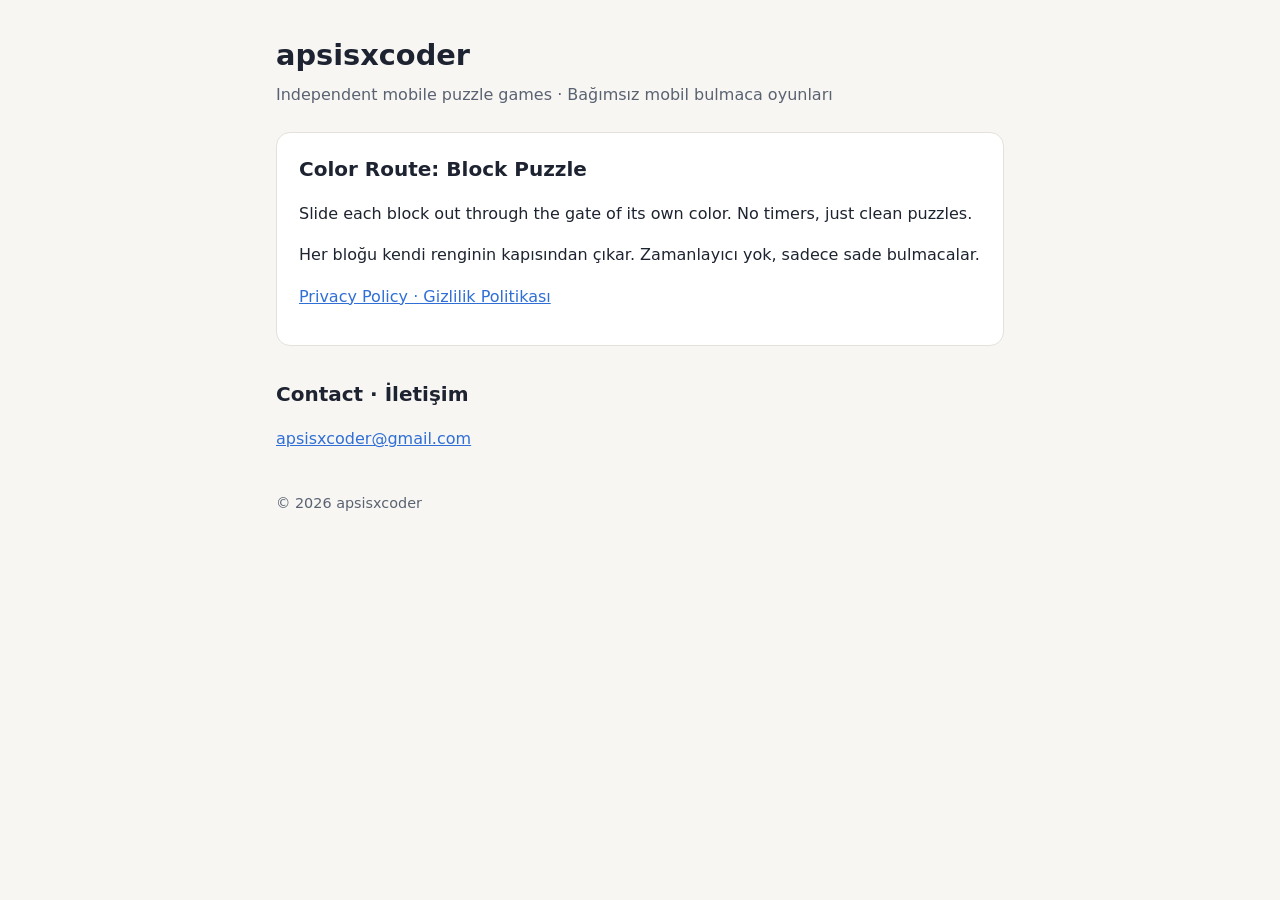
<file: index.html>
<!doctype html>
<html lang="en">
<head>
<meta charset="utf-8">
<meta name="viewport" content="width=device-width, initial-scale=1">
<title>apsisxcoder</title>
<link rel="stylesheet" href="/style.css">
</head>
<body>
<main>
  <h1>apsisxcoder</h1>
  <p class="sub">Independent mobile puzzle games · Bağımsız mobil bulmaca oyunları</p>

  <div class="card">
    <h2 style="margin-top:0">Color Route: Block Puzzle</h2>
    <p>Slide each block out through the gate of its own color. No timers, just clean puzzles.</p>
    <p>Her bloğu kendi renginin kapısından çıkar. Zamanlayıcı yok, sadece sade bulmacalar.</p>
    <p><a href="/colorroute/privacy/">Privacy Policy · Gizlilik Politikası</a></p>
  </div>

  <h2>Contact · İletişim</h2>
  <p><a href="mailto:apsisxcoder@gmail.com">apsisxcoder@gmail.com</a></p>

  <footer>© 2026 apsisxcoder</footer>
</main>
</body>
</html>
</file>
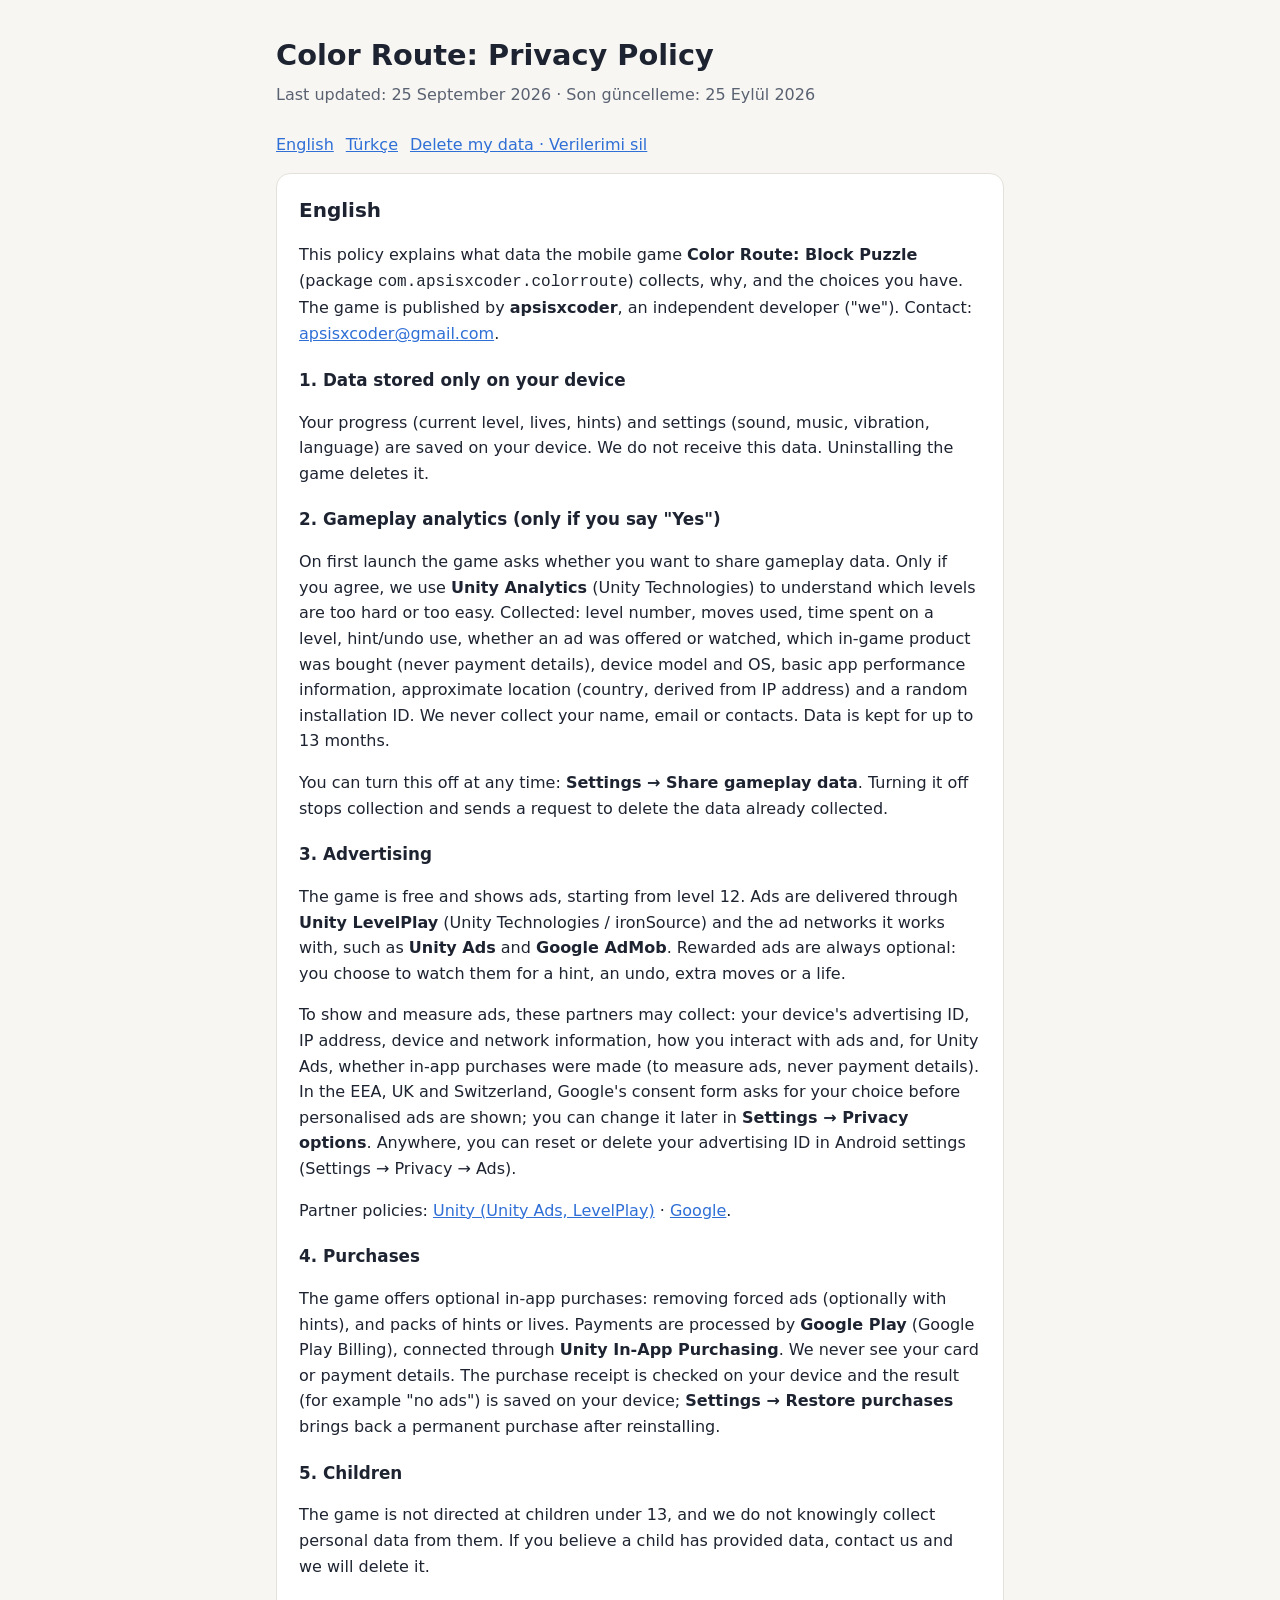
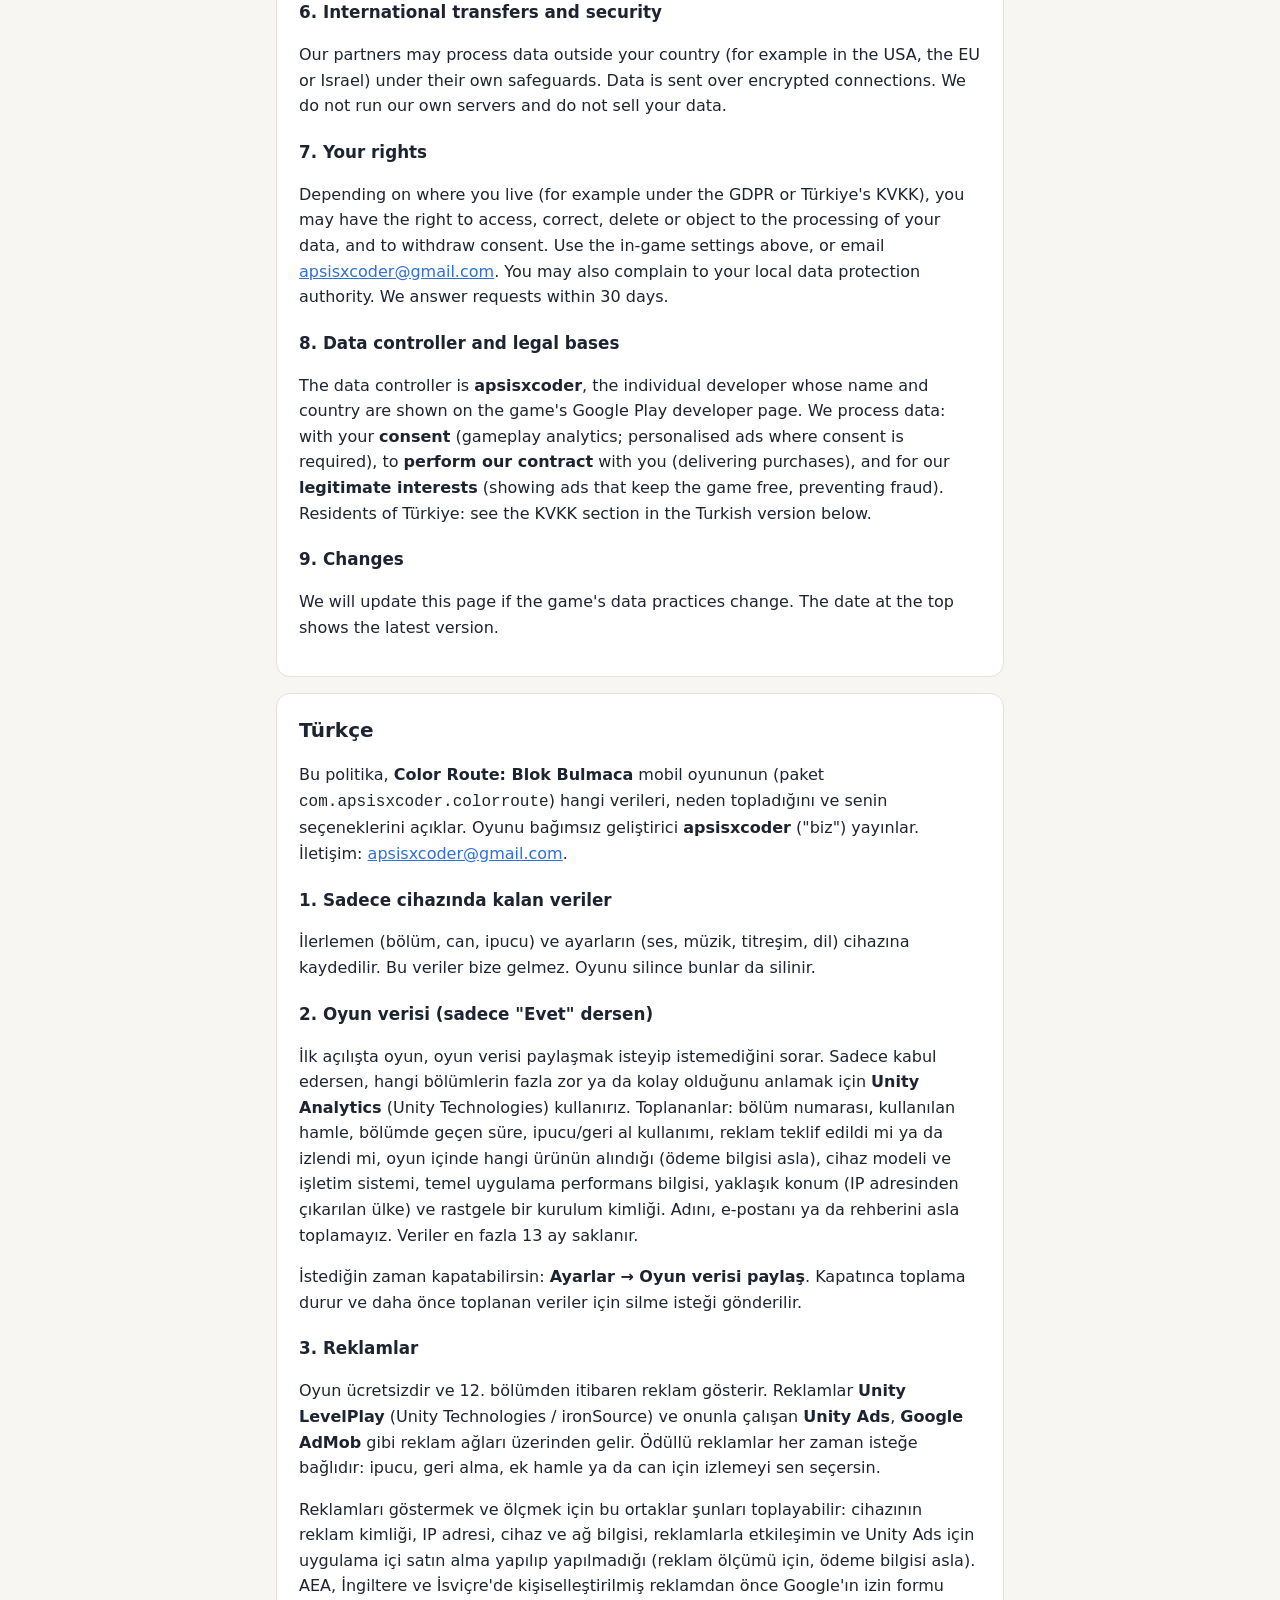
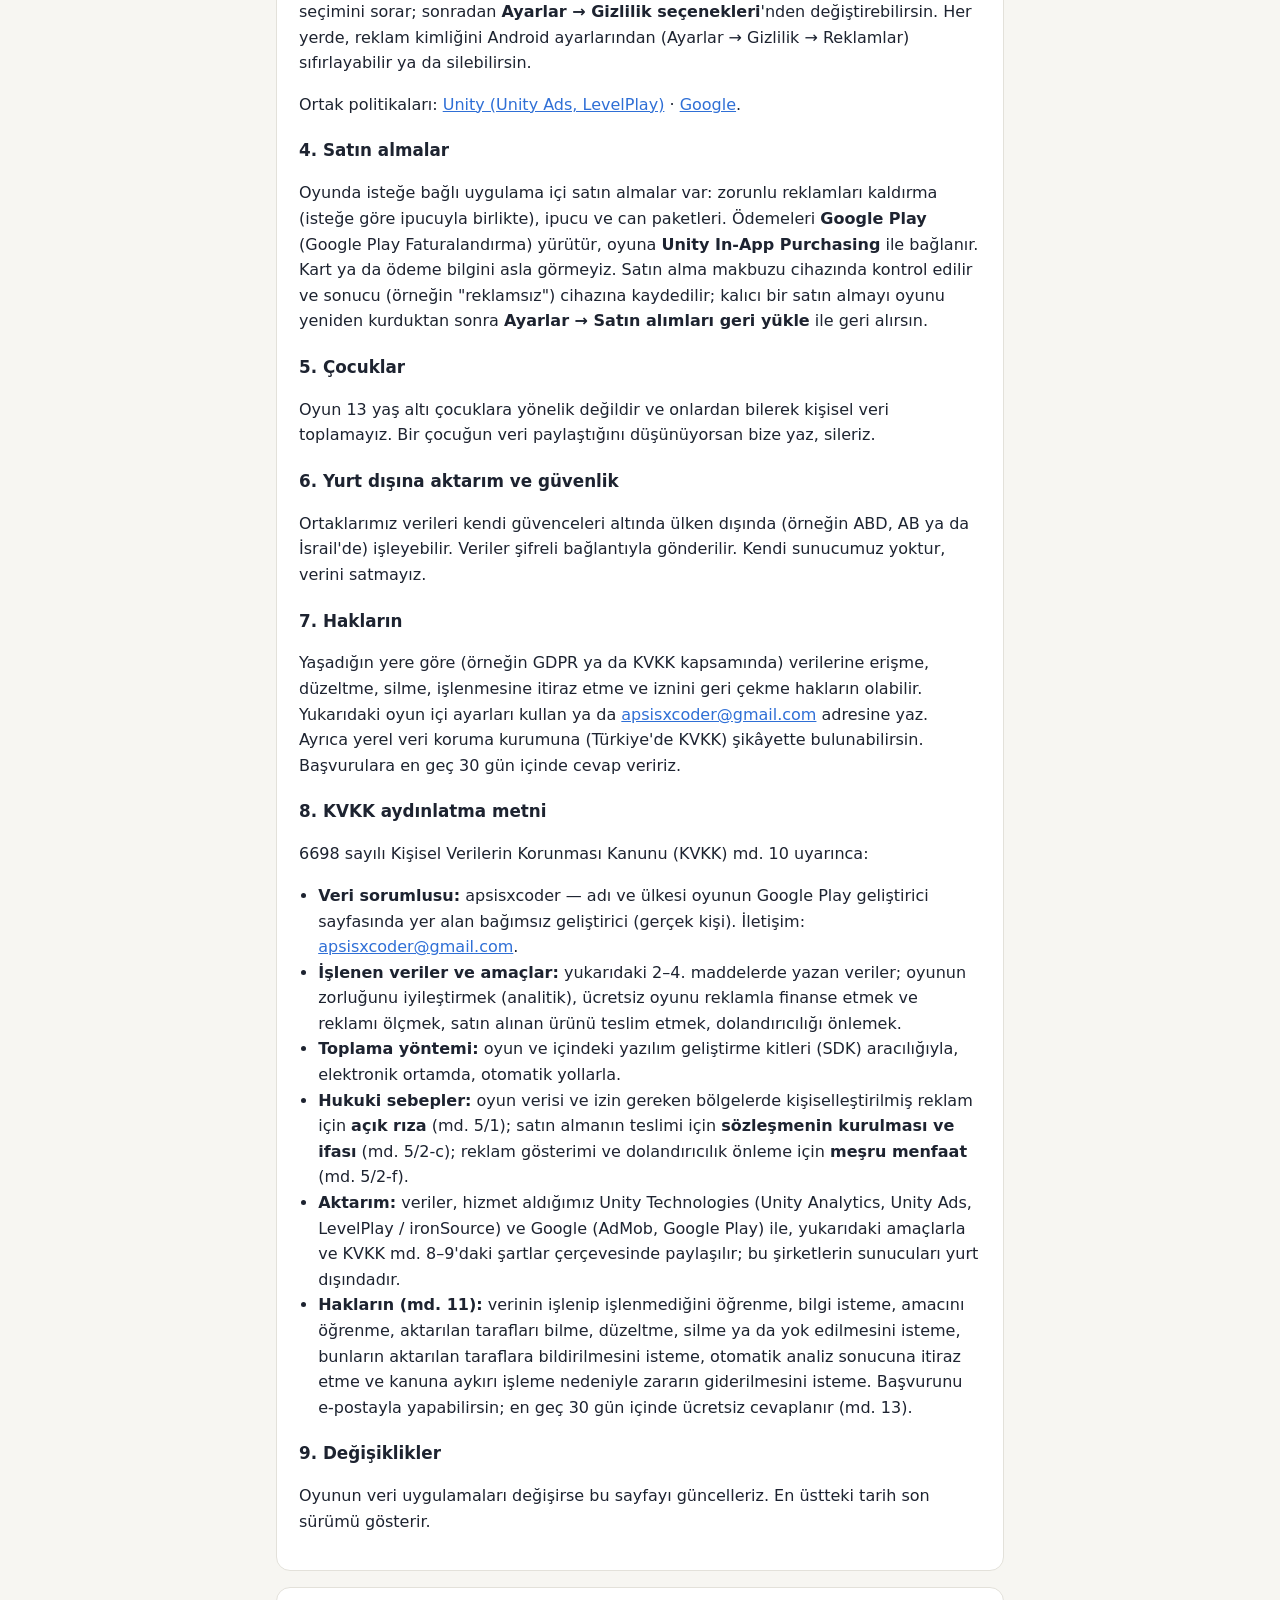
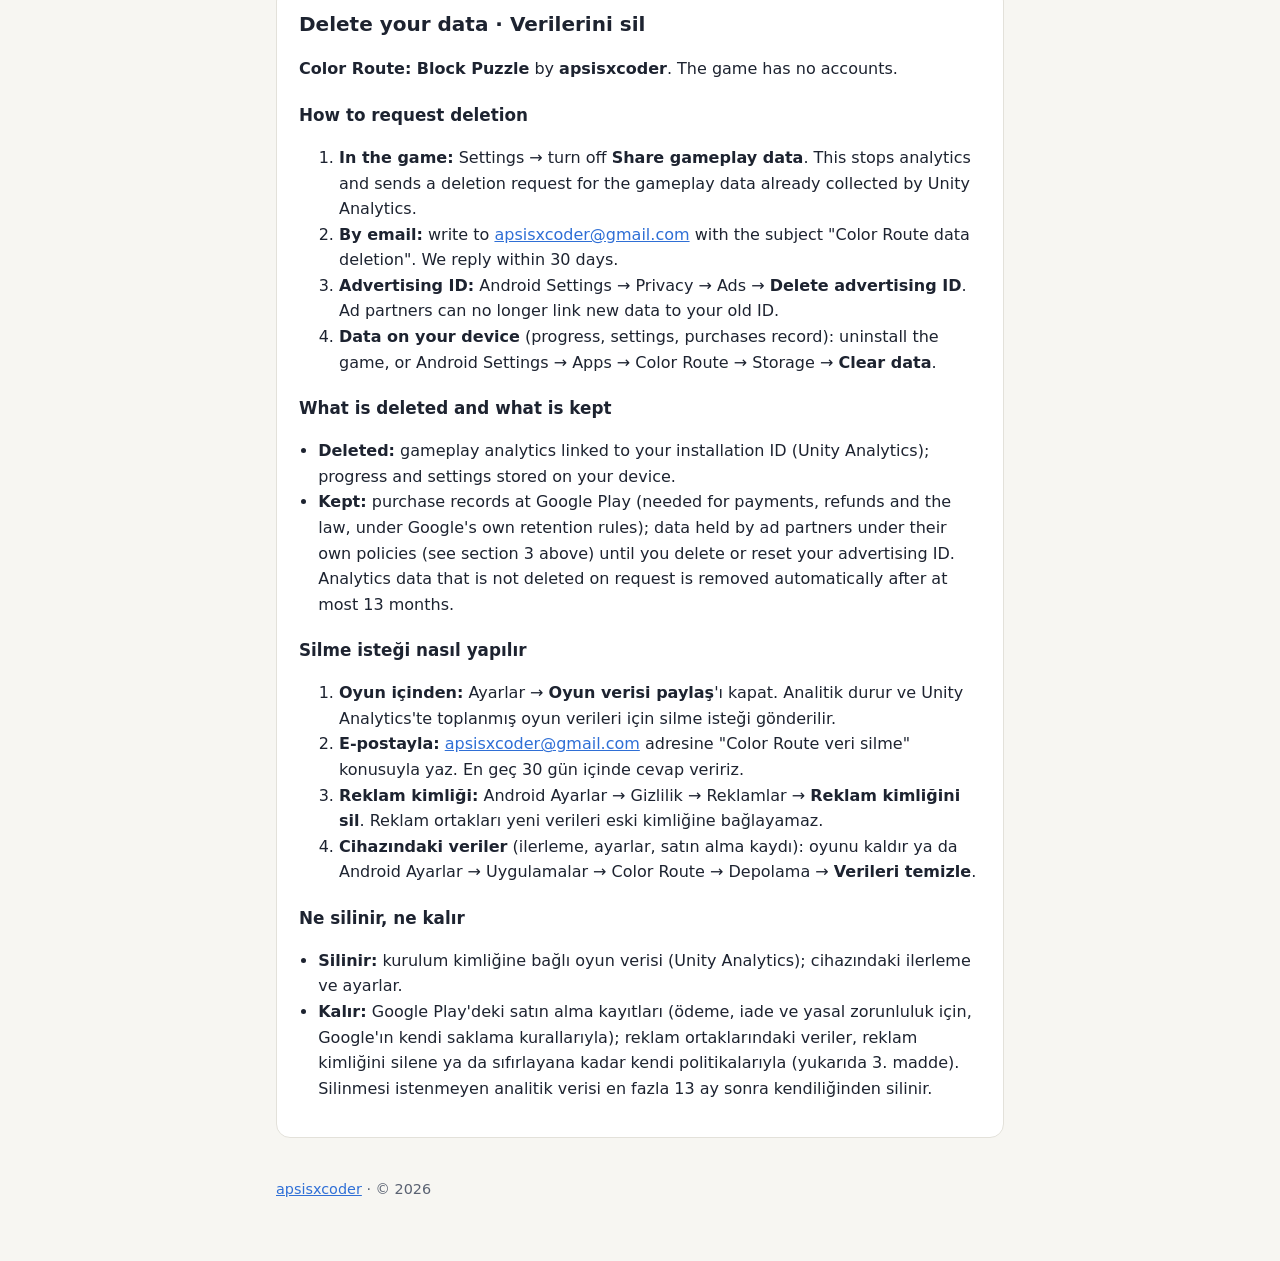
<file: colorroute/privacy/index.html>
<!doctype html>
<html lang="en">
<head>
<meta charset="utf-8">
<meta name="viewport" content="width=device-width, initial-scale=1">
<title>Color Route Privacy Policy</title>
<link rel="stylesheet" href="/style.css">
</head>
<body>
<main>
  <h1>Color Route: Privacy Policy</h1>
  <p class="sub">Last updated: 25 September 2026 · Son güncelleme: 25 Eylül 2026</p>
  <nav class="lang"><a href="#en">English</a><a href="#tr">Türkçe</a><a href="#delete">Delete my data · Verilerimi sil</a></nav>

  <!-- ================================================================ EN -->
  <section id="en" class="card">
    <h2 style="margin-top:0">English</h2>
    <p>This policy explains what data the mobile game <b>Color Route: Block Puzzle</b> (package
      <code>com.apsisxcoder.colorroute</code>) collects, why, and the choices you have. The game is published by
      <b>apsisxcoder</b>, an independent developer ("we"). Contact: <a href="mailto:apsisxcoder@gmail.com">apsisxcoder@gmail.com</a>.</p>

    <h3>1. Data stored only on your device</h3>
    <p>Your progress (current level, lives, hints) and settings (sound, music, vibration, language) are saved on your
      device. We do not receive this data. Uninstalling the game deletes it.</p>

    <h3>2. Gameplay analytics (only if you say "Yes")</h3>
    <p>On first launch the game asks whether you want to share gameplay data. Only if you agree, we use
      <b>Unity Analytics</b> (Unity Technologies) to understand which levels are too hard or too easy. Collected:
      level number, moves used, time spent on a level, hint/undo use, whether an ad was offered or watched, which
      in-game product was bought (never payment details), device model and OS, basic app performance information, approximate location (country, derived from IP address) and a random installation ID.
      We never collect your name, email or contacts. Data is kept for up to 13 months.</p>
    <p>You can turn this off at any time: <b>Settings → Share gameplay data</b>. Turning it off stops collection and
      sends a request to delete the data already collected.</p>

    <h3>3. Advertising</h3>
    <p>The game is free and shows ads, starting from level 12. Ads are delivered through <b>Unity LevelPlay</b>
      (Unity Technologies / ironSource) and the ad networks it works with, such as <b>Unity Ads</b> and
      <b>Google AdMob</b>. Rewarded ads are always optional: you choose to watch them for a hint, an undo, extra
      moves or a life.</p>
    <p>To show and measure ads, these partners may collect: your device's advertising ID, IP address, device and
      network information, how you interact with ads and, for Unity Ads, whether in-app purchases were made
      (to measure ads, never payment details). In the EEA, UK and Switzerland, Google's consent form
      asks for your choice before personalised ads are shown; you can change it later in
      <b>Settings → Privacy options</b>. Anywhere, you can reset or delete your advertising ID in Android settings
      (Settings → Privacy → Ads).</p>
    <p>Partner policies:
      <a href="https://unity.com/legal/game-player-and-app-user-privacy-policy">Unity (Unity Ads, LevelPlay)</a> ·
      <a href="https://policies.google.com/technologies/partner-sites">Google</a>.</p>

    <h3>4. Purchases</h3>
    <p>The game offers optional in-app purchases: removing forced ads (optionally with hints), and packs of hints or
      lives. Payments are processed by <b>Google Play</b> (Google Play Billing), connected through <b>Unity In-App
      Purchasing</b>. We never see your card or payment details. The purchase receipt is checked on your device and
      the result (for example "no ads") is saved on your device; <b>Settings → Restore purchases</b> brings back a
      permanent purchase after reinstalling.</p>

    <h3>5. Children</h3>
    <p>The game is not directed at children under 13, and we do not knowingly collect personal data from them.
      If you believe a child has provided data, contact us and we will delete it.</p>

    <h3>6. International transfers and security</h3>
    <p>Our partners may process data outside your country (for example in the USA, the EU or Israel) under their own
      safeguards. Data is sent over encrypted connections. We do not run our own servers and do not sell your data.</p>

    <h3>7. Your rights</h3>
    <p>Depending on where you live (for example under the GDPR or Türkiye's KVKK), you may have the right to access,
      correct, delete or object to the processing of your data, and to withdraw consent. Use the in-game settings
      above, or email <a href="mailto:apsisxcoder@gmail.com">apsisxcoder@gmail.com</a>. You may also complain to
      your local data protection authority. We answer requests within 30 days.</p>

    <h3>8. Data controller and legal bases</h3>
    <p>The data controller is <b>apsisxcoder</b>, the individual developer whose name and country are shown on the
      game's Google Play developer page. We process data: with your <b>consent</b> (gameplay analytics; personalised
      ads where consent is required), to <b>perform our contract</b> with you (delivering purchases), and for our
      <b>legitimate interests</b> (showing ads that keep the game free, preventing fraud). Residents of Türkiye: see
      the KVKK section in the Turkish version below.</p>

    <h3>9. Changes</h3>
    <p>We will update this page if the game's data practices change. The date at the top shows the latest version.</p>
  </section>

  <!-- ================================================================ TR -->
  <section id="tr" class="card">
    <h2 style="margin-top:0">Türkçe</h2>
    <p>Bu politika, <b>Color Route: Blok Bulmaca</b> mobil oyununun (paket <code>com.apsisxcoder.colorroute</code>)
      hangi verileri, neden topladığını ve senin seçeneklerini açıklar. Oyunu bağımsız geliştirici
      <b>apsisxcoder</b> ("biz") yayınlar. İletişim: <a href="mailto:apsisxcoder@gmail.com">apsisxcoder@gmail.com</a>.</p>

    <h3>1. Sadece cihazında kalan veriler</h3>
    <p>İlerlemen (bölüm, can, ipucu) ve ayarların (ses, müzik, titreşim, dil) cihazına kaydedilir. Bu veriler bize
      gelmez. Oyunu silince bunlar da silinir.</p>

    <h3>2. Oyun verisi (sadece "Evet" dersen)</h3>
    <p>İlk açılışta oyun, oyun verisi paylaşmak isteyip istemediğini sorar. Sadece kabul edersen, hangi bölümlerin
      fazla zor ya da kolay olduğunu anlamak için <b>Unity Analytics</b> (Unity Technologies) kullanırız. Toplananlar:
      bölüm numarası, kullanılan hamle, bölümde geçen süre, ipucu/geri al kullanımı, reklam teklif edildi mi ya da
      izlendi mi, oyun içinde hangi ürünün alındığı (ödeme bilgisi asla), cihaz modeli ve işletim sistemi, temel
      uygulama performans bilgisi, yaklaşık konum (IP adresinden çıkarılan ülke) ve rastgele bir
      kurulum kimliği. Adını, e-postanı ya da rehberini asla toplamayız. Veriler en fazla 13 ay saklanır.</p>
    <p>İstediğin zaman kapatabilirsin: <b>Ayarlar → Oyun verisi paylaş</b>. Kapatınca toplama durur ve daha önce
      toplanan veriler için silme isteği gönderilir.</p>

    <h3>3. Reklamlar</h3>
    <p>Oyun ücretsizdir ve 12. bölümden itibaren reklam gösterir. Reklamlar <b>Unity LevelPlay</b>
      (Unity Technologies / ironSource) ve onunla çalışan <b>Unity Ads</b>, <b>Google AdMob</b> gibi reklam ağları
      üzerinden gelir. Ödüllü reklamlar her zaman isteğe bağlıdır: ipucu, geri alma, ek hamle ya da can için
      izlemeyi sen seçersin.</p>
    <p>Reklamları göstermek ve ölçmek için bu ortaklar şunları toplayabilir: cihazının reklam kimliği, IP adresi,
      cihaz ve ağ bilgisi, reklamlarla etkileşimin ve Unity Ads için uygulama içi satın alma yapılıp yapılmadığı
      (reklam ölçümü için, ödeme bilgisi asla). AEA, İngiltere ve İsviçre'de kişiselleştirilmiş reklamdan önce
      Google'ın izin formu seçimini sorar; sonradan <b>Ayarlar → Gizlilik seçenekleri</b>'nden değiştirebilirsin.
      Her yerde, reklam kimliğini Android ayarlarından (Ayarlar → Gizlilik → Reklamlar) sıfırlayabilir ya da
      silebilirsin.</p>
    <p>Ortak politikaları:
      <a href="https://unity.com/legal/game-player-and-app-user-privacy-policy">Unity (Unity Ads, LevelPlay)</a> ·
      <a href="https://policies.google.com/technologies/partner-sites">Google</a>.</p>

    <h3>4. Satın almalar</h3>
    <p>Oyunda isteğe bağlı uygulama içi satın almalar var: zorunlu reklamları kaldırma (isteğe göre ipucuyla birlikte),
      ipucu ve can paketleri. Ödemeleri <b>Google Play</b> (Google Play Faturalandırma) yürütür, oyuna
      <b>Unity In-App Purchasing</b> ile bağlanır. Kart ya da ödeme bilgini asla görmeyiz. Satın alma makbuzu
      cihazında kontrol edilir ve sonucu (örneğin "reklamsız") cihazına kaydedilir; kalıcı bir satın almayı oyunu
      yeniden kurduktan sonra <b>Ayarlar → Satın alımları geri yükle</b> ile geri alırsın.</p>

    <h3>5. Çocuklar</h3>
    <p>Oyun 13 yaş altı çocuklara yönelik değildir ve onlardan bilerek kişisel veri toplamayız. Bir çocuğun veri
      paylaştığını düşünüyorsan bize yaz, sileriz.</p>

    <h3>6. Yurt dışına aktarım ve güvenlik</h3>
    <p>Ortaklarımız verileri kendi güvenceleri altında ülken dışında (örneğin ABD, AB ya da İsrail'de) işleyebilir.
      Veriler şifreli bağlantıyla gönderilir. Kendi sunucumuz yoktur, verini satmayız.</p>

    <h3>7. Hakların</h3>
    <p>Yaşadığın yere göre (örneğin GDPR ya da KVKK kapsamında) verilerine erişme, düzeltme, silme, işlenmesine
      itiraz etme ve iznini geri çekme hakların olabilir. Yukarıdaki oyun içi ayarları kullan ya da
      <a href="mailto:apsisxcoder@gmail.com">apsisxcoder@gmail.com</a> adresine yaz. Ayrıca yerel veri koruma
      kurumuna (Türkiye'de KVKK) şikâyette bulunabilirsin. Başvurulara en geç 30 gün içinde cevap veririz.</p>

    <h3>8. KVKK aydınlatma metni</h3>
    <p>6698 sayılı Kişisel Verilerin Korunması Kanunu (KVKK) md. 10 uyarınca:</p>
    <ul>
      <li><b>Veri sorumlusu:</b> apsisxcoder — adı ve ülkesi oyunun Google Play geliştirici sayfasında yer alan
        bağımsız geliştirici (gerçek kişi). İletişim: <a href="mailto:apsisxcoder@gmail.com">apsisxcoder@gmail.com</a>.</li>
      <li><b>İşlenen veriler ve amaçlar:</b> yukarıdaki 2–4. maddelerde yazan veriler; oyunun zorluğunu iyileştirmek
        (analitik), ücretsiz oyunu reklamla finanse etmek ve reklamı ölçmek, satın alınan ürünü teslim etmek,
        dolandırıcılığı önlemek.</li>
      <li><b>Toplama yöntemi:</b> oyun ve içindeki yazılım geliştirme kitleri (SDK) aracılığıyla, elektronik ortamda,
        otomatik yollarla.</li>
      <li><b>Hukuki sebepler:</b> oyun verisi ve izin gereken bölgelerde kişiselleştirilmiş reklam için
        <b>açık rıza</b> (md. 5/1); satın almanın teslimi için <b>sözleşmenin kurulması ve ifası</b> (md. 5/2-c);
        reklam gösterimi ve dolandırıcılık önleme için <b>meşru menfaat</b> (md. 5/2-f).</li>
      <li><b>Aktarım:</b> veriler, hizmet aldığımız Unity Technologies (Unity Analytics, Unity Ads, LevelPlay /
        ironSource) ve Google (AdMob, Google Play) ile, yukarıdaki amaçlarla ve KVKK md. 8–9'daki şartlar
        çerçevesinde paylaşılır; bu şirketlerin sunucuları yurt dışındadır.</li>
      <li><b>Hakların (md. 11):</b> verinin işlenip işlenmediğini öğrenme, bilgi isteme, amacını öğrenme, aktarılan
        tarafları bilme, düzeltme, silme ya da yok edilmesini isteme, bunların aktarılan taraflara bildirilmesini
        isteme, otomatik analiz sonucuna itiraz etme ve kanuna aykırı işleme nedeniyle zararın giderilmesini isteme.
        Başvurunu e-postayla yapabilirsin; en geç 30 gün içinde ücretsiz cevaplanır (md. 13).</li>
    </ul>

    <h3>9. Değişiklikler</h3>
    <p>Oyunun veri uygulamaları değişirse bu sayfayı güncelleriz. En üstteki tarih son sürümü gösterir.</p>
  </section>

  <!-- ================================================================ DELETE -->
  <section id="delete" class="card">
    <h2 style="margin-top:0">Delete your data · Verilerini sil</h2>
    <p><b>Color Route: Block Puzzle</b> by <b>apsisxcoder</b>. The game has no accounts.</p>
    <h3>How to request deletion</h3>
    <ol>
      <li><b>In the game:</b> Settings → turn off <b>Share gameplay data</b>. This stops analytics and sends a deletion
        request for the gameplay data already collected by Unity Analytics.</li>
      <li><b>By email:</b> write to <a href="mailto:apsisxcoder@gmail.com?subject=Color%20Route%20data%20deletion">apsisxcoder@gmail.com</a>
        with the subject "Color Route data deletion". We reply within 30 days.</li>
      <li><b>Advertising ID:</b> Android Settings → Privacy → Ads → <b>Delete advertising ID</b>. Ad partners can no
        longer link new data to your old ID.</li>
      <li><b>Data on your device</b> (progress, settings, purchases record): uninstall the game, or Android Settings →
        Apps → Color Route → Storage → <b>Clear data</b>.</li>
    </ol>
    <h3>What is deleted and what is kept</h3>
    <ul>
      <li><b>Deleted:</b> gameplay analytics linked to your installation ID (Unity Analytics); progress and settings
        stored on your device.</li>
      <li><b>Kept:</b> purchase records at Google Play (needed for payments, refunds and the law, under Google's own
        retention rules); data held by ad partners under their own policies (see section 3 above) until you delete or
        reset your advertising ID. Analytics data that is not deleted on request is removed automatically after at most
        13 months.</li>
    </ul>

    <h3>Silme isteği nasıl yapılır</h3>
    <ol>
      <li><b>Oyun içinden:</b> Ayarlar → <b>Oyun verisi paylaş</b>'ı kapat. Analitik durur ve Unity Analytics'te
        toplanmış oyun verileri için silme isteği gönderilir.</li>
      <li><b>E-postayla:</b> <a href="mailto:apsisxcoder@gmail.com?subject=Color%20Route%20veri%20silme">apsisxcoder@gmail.com</a>
        adresine "Color Route veri silme" konusuyla yaz. En geç 30 gün içinde cevap veririz.</li>
      <li><b>Reklam kimliği:</b> Android Ayarlar → Gizlilik → Reklamlar → <b>Reklam kimliğini sil</b>. Reklam ortakları
        yeni verileri eski kimliğine bağlayamaz.</li>
      <li><b>Cihazındaki veriler</b> (ilerleme, ayarlar, satın alma kaydı): oyunu kaldır ya da Android Ayarlar →
        Uygulamalar → Color Route → Depolama → <b>Verileri temizle</b>.</li>
    </ol>
    <h3>Ne silinir, ne kalır</h3>
    <ul>
      <li><b>Silinir:</b> kurulum kimliğine bağlı oyun verisi (Unity Analytics); cihazındaki ilerleme ve ayarlar.</li>
      <li><b>Kalır:</b> Google Play'deki satın alma kayıtları (ödeme, iade ve yasal zorunluluk için, Google'ın kendi
        saklama kurallarıyla); reklam ortaklarındaki veriler, reklam kimliğini silene ya da sıfırlayana kadar kendi
        politikalarıyla (yukarıda 3. madde). Silinmesi istenmeyen analitik verisi en fazla 13 ay sonra kendiliğinden
        silinir.</li>
    </ul>
  </section>

  <footer><a href="/">apsisxcoder</a> · © 2026</footer>
</main>
</body>
</html>
</file>
<file: style.css>
:root{--bg:#f7f6f2;--card:#fff;--text:#1d2330;--sub:#5a6272;--accent:#2f6fd6;--line:#e3e1da}
@media (prefers-color-scheme:dark){:root{--bg:#14171d;--card:#1c2029;--text:#e8eaf0;--sub:#9aa3b5;--accent:#7aa7ff;--line:#2c313c}}
*{box-sizing:border-box}
body{margin:0;background:var(--bg);color:var(--text);font:16px/1.6 system-ui,-apple-system,"Segoe UI",Roboto,sans-serif}
main{max-width:760px;margin:0 auto;padding:32px 16px 64px}
h1{font-size:1.8rem;margin:0 0 4px}h2{font-size:1.25rem;margin:32px 0 8px}h3{font-size:1.05rem;margin:20px 0 4px}
p,li{color:var(--text)}.sub{color:var(--sub);margin:0 0 24px}
a{color:var(--accent)}
.card{background:var(--card);border:1px solid var(--line);border-radius:14px;padding:20px 22px;margin:16px 0}
.lang{display:flex;gap:12px;margin:0 0 8px}
ul{padding-left:1.2rem}
footer{color:var(--sub);font-size:.9rem;margin-top:40px}
</file>
